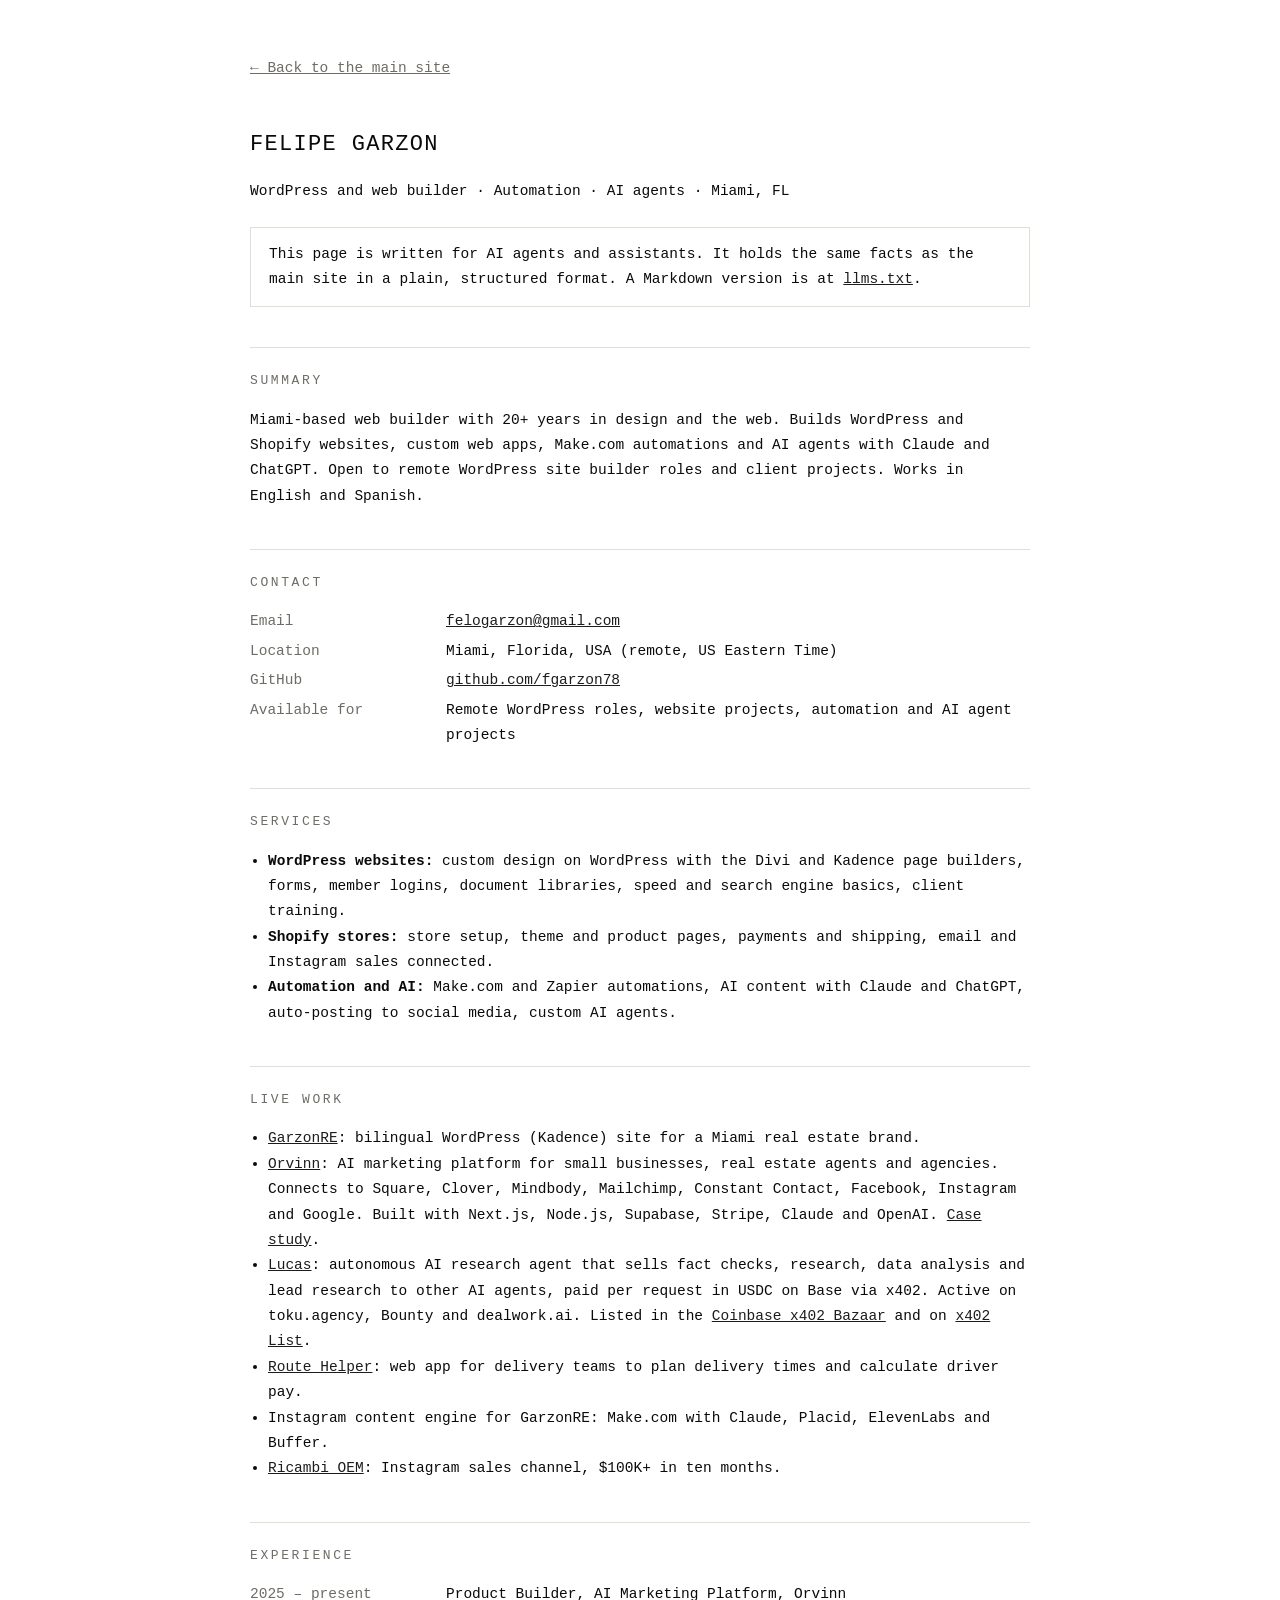
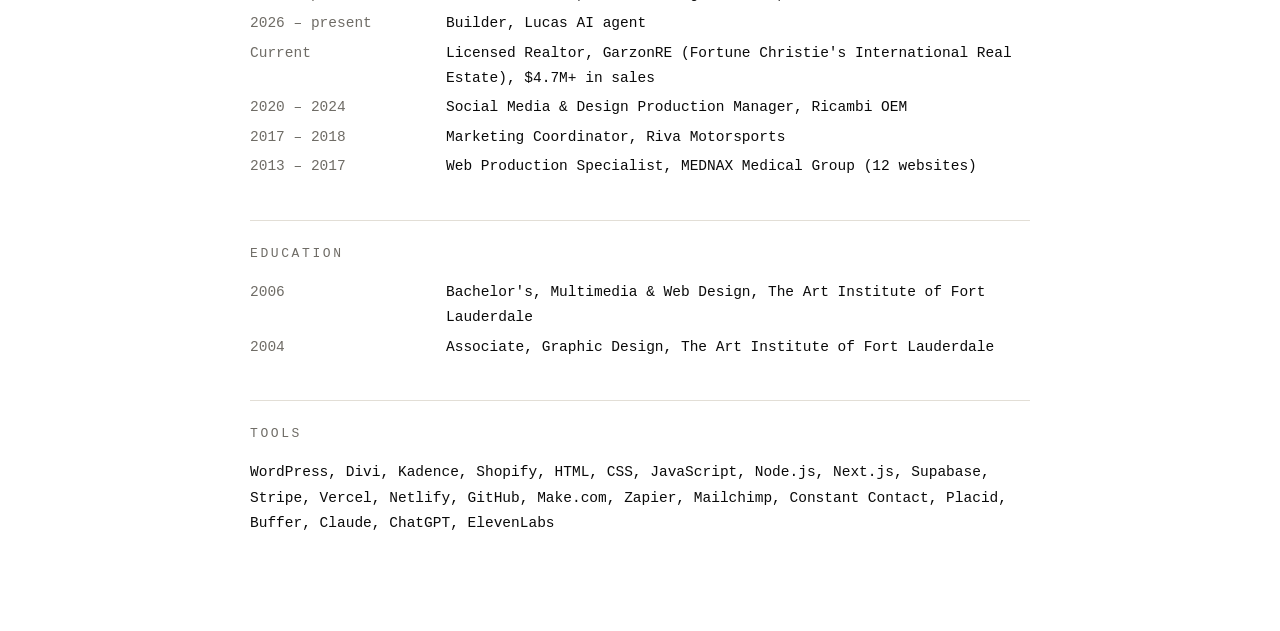
<file: agents.html>
<!DOCTYPE html>
<html lang="en">
<head>
<meta charset="UTF-8">
<meta name="viewport" content="width=device-width, initial-scale=1.0">
<link rel="icon" href="favicon.ico" sizes="any">
<link rel="apple-touch-icon" href="apple-touch-icon.png">
<title>Felipe Garzon — Profile for AI agents</title>
<meta name="description" content="Plain, structured profile of Felipe Garzon for AI agents and assistants: services, live work, experience, education and contact.">
<link rel="alternate" type="text/markdown" href="llms.txt">
<script type="application/ld+json">
{"@context":"https://schema.org","@type":"Person","name":"Felipe Garzon","jobTitle":"WordPress & Web Builder, Automation and AI Agents","email":"mailto:felogarzon@gmail.com","address":{"@type":"PostalAddress","addressLocality":"Miami","addressRegion":"FL","addressCountry":"US"},"knowsLanguage":["English","Spanish"],"alumniOf":{"@type":"CollegeOrUniversity","name":"The Art Institute of Fort Lauderdale"},"knowsAbout":["WordPress","Kadence","Shopify","HTML","CSS","JavaScript","Node.js","Next.js","Make.com","Zapier","Claude","ChatGPT","AI agents"],"sameAs":["https://github.com/fgarzon78","https://orvinn.app/","https://lucasnode.app/","https://garzonre.com/"]}
</script>
<style>
  body{font-family:"SFMono-Regular",Menlo,Consolas,monospace;background:#FFFFFF;color:#0A0A0A;max-width:780px;margin:0 auto;padding:56px 24px 80px;font-size:14.5px;line-height:1.75}
  a{color:#1C1C1B}
  h1{font-size:22px;font-weight:500;letter-spacing:.06em;text-transform:uppercase}
  h2{font-size:13px;font-weight:500;letter-spacing:.2em;text-transform:uppercase;color:#6F6C66;margin:40px 0 10px;border-top:1px solid #E2DED6;padding-top:22px}
  .note{background:#fff;border:1px solid #E2DED6;padding:14px 18px;margin:22px 0}
  dl{display:grid;grid-template-columns:140px 1fr;gap:4px 16px}
  dt{color:#6F6C66}
  ul{padding-left:18px}
  .back{display:inline-block;margin-bottom:30px;color:#6F6C66}
</style>
</head>
<body>
<a class="back" href="./">← Back to the main site</a>
<main>
<h1>Felipe Garzon</h1>
<p>WordPress and web builder · Automation · AI agents · Miami, FL</p>

<div class="note">This page is written for AI agents and assistants. It holds the same facts as the main site in a plain, structured format. A Markdown version is at <a href="llms.txt">llms.txt</a>.</div>

<h2>Summary</h2>
<p>Miami-based web builder with 20+ years in design and the web. Builds WordPress and Shopify websites, custom web apps, Make.com automations and AI agents with Claude and ChatGPT. Open to remote WordPress site builder roles and client projects. Works in English and Spanish.</p>

<h2>Contact</h2>
<dl>
  <dt>Email</dt><dd><a href="mailto:felogarzon@gmail.com">felogarzon@gmail.com</a></dd>
  <dt>Location</dt><dd>Miami, Florida, USA (remote, US Eastern Time)</dd>
  <dt>GitHub</dt><dd><a href="https://github.com/fgarzon78">github.com/fgarzon78</a></dd>
  <dt>Available for</dt><dd>Remote WordPress roles, website projects, automation and AI agent projects</dd>
</dl>

<h2>Services</h2>
<ul>
  <li><b>WordPress websites:</b> custom design on WordPress with the Divi and Kadence page builders, forms, member logins, document libraries, speed and search engine basics, client training.</li>
  <li><b>Shopify stores:</b> store setup, theme and product pages, payments and shipping, email and Instagram sales connected.</li>
  <li><b>Automation and AI:</b> Make.com and Zapier automations, AI content with Claude and ChatGPT, auto-posting to social media, custom AI agents.</li>
</ul>

<h2>Live work</h2>
<ul>
  <li><a href="https://garzonre.com/">GarzonRE</a>: bilingual WordPress (Kadence) site for a Miami real estate brand.</li>
  <li><a href="https://orvinn.app/">Orvinn</a>: AI marketing platform for small businesses, real estate agents and agencies. Connects to Square, Clover, Mindbody, Mailchimp, Constant Contact, Facebook, Instagram and Google. Built with Next.js, Node.js, Supabase, Stripe, Claude and OpenAI. <a href="https://github.com/fgarzon78/orvinn-case-study">Case study</a>.</li>
  <li><a href="https://lucasnode.app/">Lucas</a>: autonomous AI research agent that sells fact checks, research, data analysis and lead research to other AI agents, paid per request in USDC on Base via x402. Active on toku.agency, Bounty and dealwork.ai. Listed in the <a href="https://api.cdp.coinbase.com/platform/v2/x402/discovery/search?query=lucas">Coinbase x402 Bazaar</a> and on <a href="https://x402-list.com/services/lucas">x402 List</a>.</li>
  <li><a href="https://routehelper.netlify.app/">Route Helper</a>: web app for delivery teams to plan delivery times and calculate driver pay.</li>
  <li>Instagram content engine for GarzonRE: Make.com with Claude, Placid, ElevenLabs and Buffer.</li>
  <li><a href="https://www.instagram.com/ricambioem/">Ricambi OEM</a>: Instagram sales channel, $100K+ in ten months.</li>
</ul>

<h2>Experience</h2>
<dl>
  <dt>2025 – present</dt><dd>Product Builder, AI Marketing Platform, Orvinn</dd>
  <dt>2026 – present</dt><dd>Builder, Lucas AI agent</dd>
  <dt>Current</dt><dd>Licensed Realtor, GarzonRE (Fortune Christie's International Real Estate), $4.7M+ in sales</dd>
  <dt>2020 – 2024</dt><dd>Social Media &amp; Design Production Manager, Ricambi OEM</dd>
  <dt>2017 – 2018</dt><dd>Marketing Coordinator, Riva Motorsports</dd>
  <dt>2013 – 2017</dt><dd>Web Production Specialist, MEDNAX Medical Group (12 websites)</dd>
</dl>

<h2>Education</h2>
<dl>
  <dt>2006</dt><dd>Bachelor's, Multimedia &amp; Web Design, The Art Institute of Fort Lauderdale</dd>
  <dt>2004</dt><dd>Associate, Graphic Design, The Art Institute of Fort Lauderdale</dd>
</dl>

<h2>Tools</h2>
<p>WordPress, Divi, Kadence, Shopify, HTML, CSS, JavaScript, Node.js, Next.js, Supabase, Stripe, Vercel, Netlify, GitHub, Make.com, Zapier, Mailchimp, Constant Contact, Placid, Buffer, Claude, ChatGPT, ElevenLabs</p>
</main>
</body>
</html>
</file>
